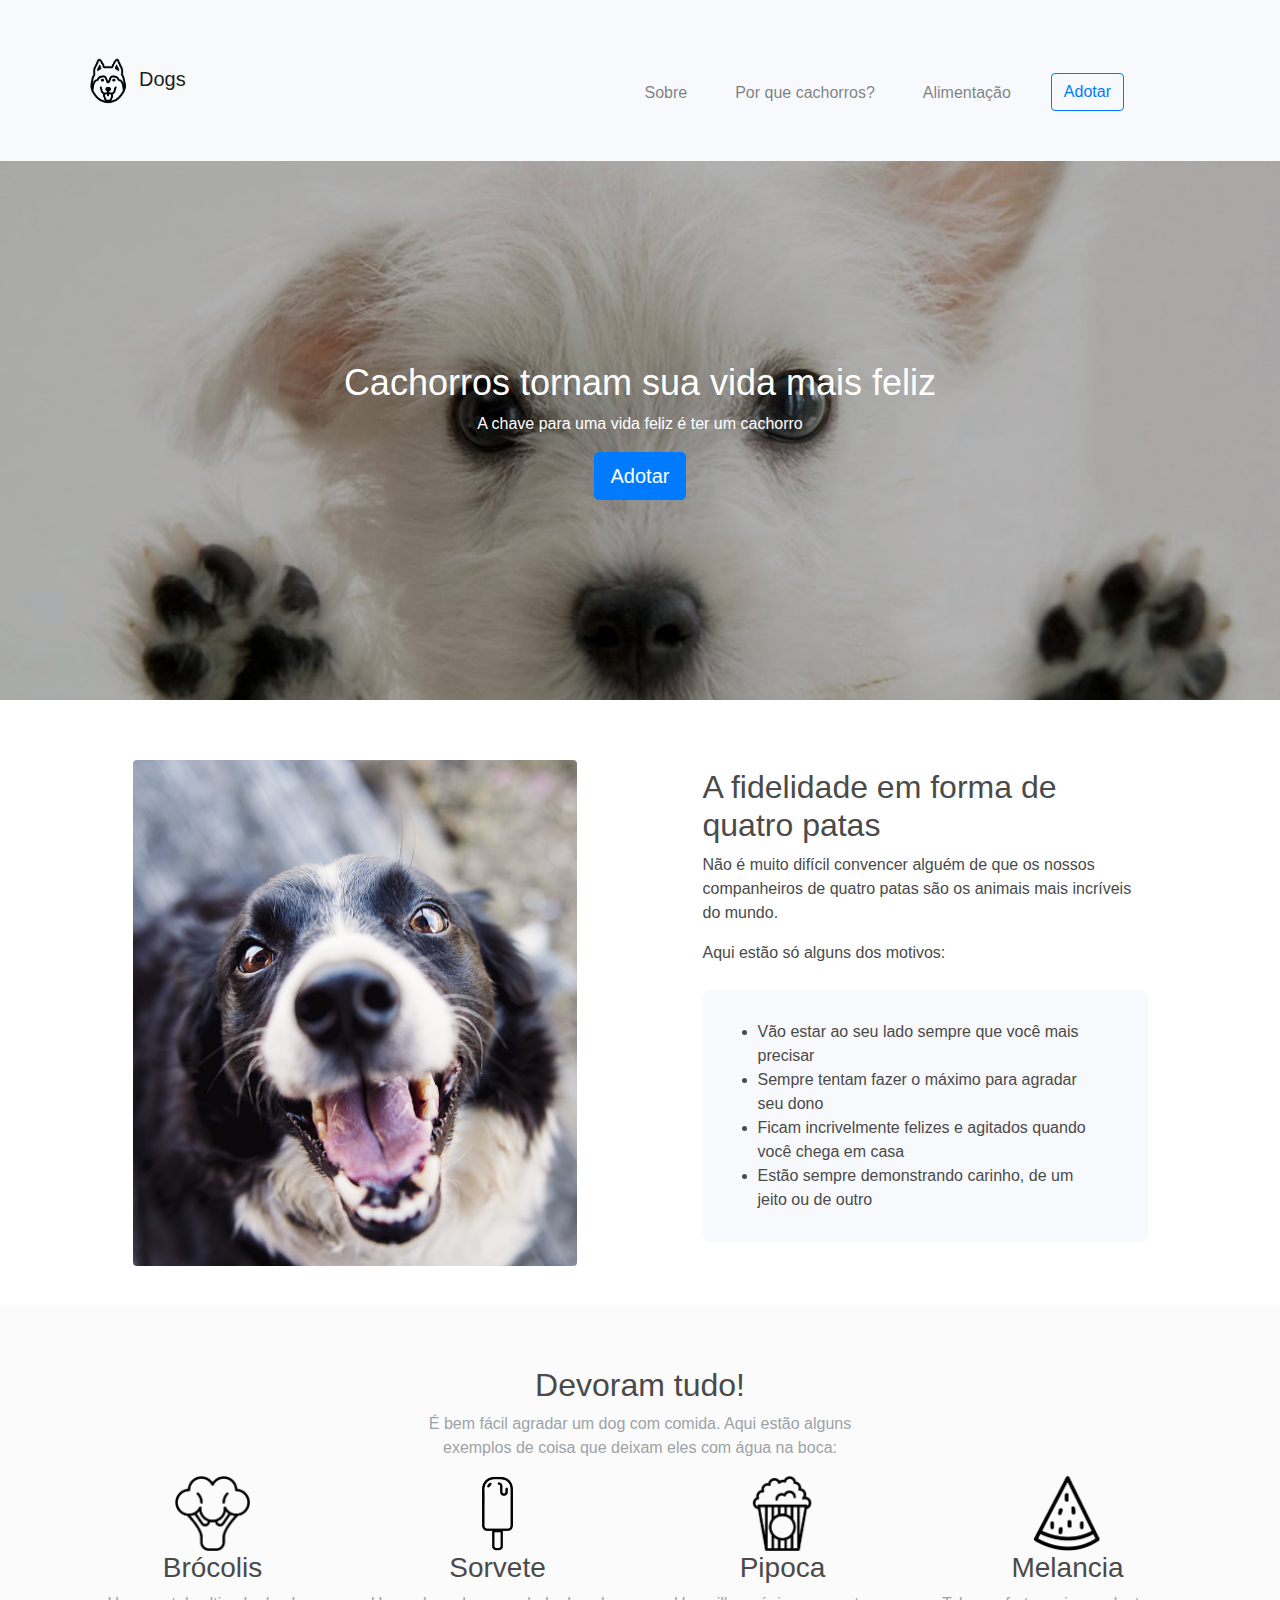
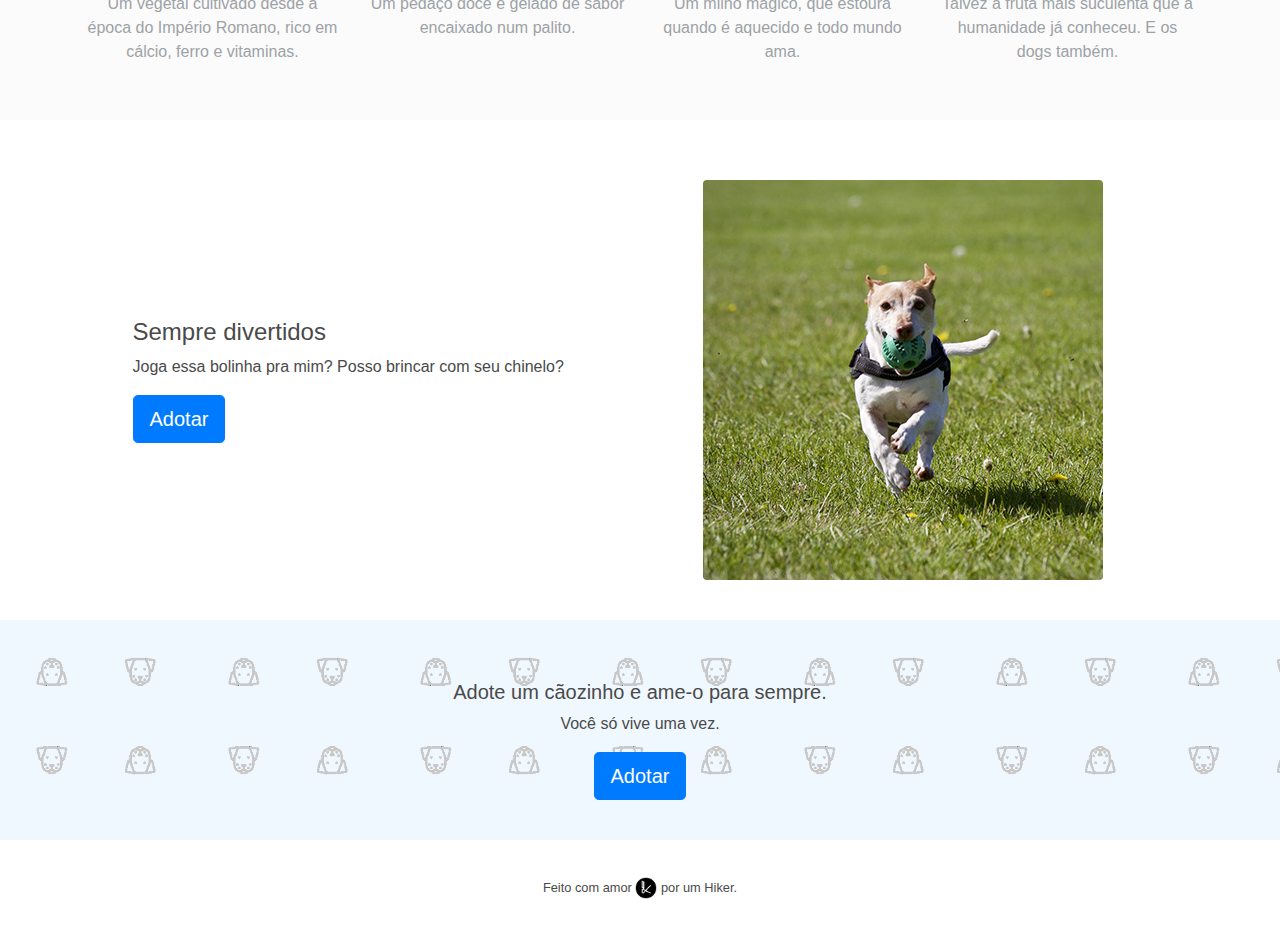
<file: index.html>
<!DOCTYPE html>

<!-- Modal -->
<div class="modal fade" id="exampleModal" tabindex="-1" role="dialog" aria-labelledby="exampleModalLabel" aria-hidden="true">
  <div class="modal-dialog" role="document">
    <div class="modal-content">
      <div class="modal-header">
        <h5 class="modal-title" id="exampleModalLabel">Informações Pessoais</h5>
        <button type="button" class="close" data-dismiss="modal" aria-label="Close">
          <span aria-hidden="true">&times;</span>
        </button>
      </div>
      <div class="modal-body">
        Nome completo:<br>
		<input type="text" name="Full name"><br>
		Telefone:<br>
		<input type="Phone" name="Phone number"><br>
		Email:<br>
		<input type="text" name="Email"><br>
		Cidade:<br>
		<input type="text" name="City"><br>
		<br>
      </div>
      <div class="modal-footer">
        <button type="button" class="btn btn-secondary" data-dismiss="modal">Fechar</button>
        <button type="button" class="btn btn-primary">Enviar</button>
      </div>
    </div>
  </div>
</div>

<nav class="navbar sticky-top navbar-expand-lg navbar-light bg-light">
	<div class="container">
  		<a class="navbar-brand" href="#">
  			<img src="img/dog-icon.png" alt="dog logo">Dogs
		</a>
  		<button class="navbar-toggler" type="button" data-toggle="collapse" data-target="#navbarSupportedContent" aria-controls="navbarSupportedContent" aria-expanded="false" aria-label="Toggle navigation">
    	<span class="navbar-toggler-icon"></span>
  		</button>

  <div class="collapse navbar-collapse" id="navbarSupportedContent">
    <ul class="navbar-nav ml-auto">
      <li class="nav-item">
        <a class="nav-link" href="#">Sobre</a>
      </li>
      <li class="nav-item">
        <a class="nav-link" href="#">Por que cachorros?</a>
      </li>
      <li class="nav-item">
        <a class="nav-link" href="#">Alimentação</a>
      </li>
      <li class="nav-item">
    	<a class="btn btn-outline-primary my-2 my-sm-0" data-toggle="modal" data-target="#exampleModal" data href="">Adotar </a>
  	</li>  
    </ul>
  </div>
</div>
</nav>

<html>
	<head>

		<meta charset="utf-8">
  <meta name="viewport" content="width=device-width, initial-scale=1, shrink-to-fit=no">

	<link rel="stylesheet" type="text/css" href="C:\Users\ov\Desktop\Hike\landing_page\css\style.css">
	<title>Os animais mais queridos do mundo</title>

	<link rel="stylesheet" href="https://maxcdn.bootstrapcdn.com/bootstrap/4.0.0/css/bootstrap.min.css" integrity="sha384-Gn5384xqQ1aoWXA+058RXPxPg6fy4IWvTNh0E263XmFcJlSAwiGgFAW/dAiS6JXm" crossorigin="anonymous">
  	<link rel="stylesheet" href="css/style.css">


  
</head>

<body>

<!--header-->
	<header>
		<div class="container">
			<div class="row">
				<div class="col text-center">
				<h1>Cachorros tornam sua vida mais feliz</h1>
				<p>A chave para uma vida feliz é ter um cachorro</p>
				<a class="btn btn-primary btn-lg" data-toggle="modal" data-target="#exampleModal" href="">Adotar</a>
				</div>
			</div>
		</div>
</header>

<!--first-section-->
<div class="section first-section">
	<div class="container">
		<div class="row justify-content-around align-items-center">
			<!--column -->
			<div class="col-12 col-lg-5">				
				<img class="rounded img-fluid" 
					src="img/dog-first-section.png" alt="cachorro_fofo">
			</div>
			<!--column 2-->
			<div class="col-12 col-lg-5">	
				<h2>A fidelidade em forma de quatro patas</h2>
				<p>Não é muito difícil convencer alguém de que os nossos companheiros de quatro patas são os animais mais incríveis do mundo.</p>
				<p>Aqui estão só alguns dos motivos:</p>
				<ul>
					<li>Vão estar ao seu lado sempre que você mais precisar</li>
					<li>Sempre tentam fazer o máximo para agradar seu dono</li>
					<li>Ficam incrivelmente felizes e agitados quando você chega em casa</li>
					<li>Estão sempre demonstrando carinho, de um jeito ou de outro</li>
				</ul>
			</div>
		</div>
	</div>
</div>

<!--second-setion-->
<div class="section second-section">
	<div class="container">
		<div class="row justify-content-center text-center">
			<!-- tamanho de coluna responsiva para pontos de interrupção da grade -->
			<div class="col-12 col-sm-10 col-md-8 col-lg-5">
			<h2>Devoram tudo!</h2>
			<p>É bem fácil agradar um dog com comida. Aqui estão alguns exemplos de coisa que deixam eles com água na boca:</p>		
			</div>
		</div>
		<div class="row text-center">
			<div class="col-12 col-sm-6 col-lg-3">
				<img src="img/broccoli_ic.png" alt="brócolis">
				<h3>Brócolis</h3>
				<p>Um vegetal cultivado desde a época do Império Romano, rico em cálcio, ferro e vitaminas.</p>		
			</div>	
			<div class="col-12 col-sm-6 col-lg-3">
				<img src="img/popsicles_ic.png" alt="sorvete">
				<h3>Sorvete</h3>
				<p>Um pedaço doce e gelado de sabor encaixado num palito.</p>	
			</div>
			<div class="col-12 col-sm-6 col-lg-3">
				<img src="img/popcorn_ic.png" alt="pipoca">
				<h3>Pipoca</h3>
				<p>Um milho mágico, que estoura quando é aquecido e todo mundo ama.</p>
			</div>
			<div class="col-12 col-sm-6 col-lg-3">
				<img src="img/watermelon_ic.png" alt="melancia">
				<h3>Melancia</h3>
				<p>Talvez a fruta mais suculenta que a humanidade já conheceu. E os dogs também.</p>
			</div>
		</div>
	</div>		
</div>

<!--third-section-->
<div class="section third-section">
	<div class="container">
		<div class="row justify-content-around align-items-center">
			<!--column-->
			<div class="col-12 col-md-5">	
				<h4>Sempre divertidos</h4>
				<p>Joga essa bolinha pra mim? Posso brincar com seu chinelo?</p>
				<a class="btn btn-primary btn-lg" data-toggle="modal" data-target="#exampleModal" href="">Adotar</a>
			</div>
			<!--column 2-->
			<div class="col-12 col-md-5">				
				<img class="rounded img-fluid" 
					src="img/dog-third-section.png" alt="cachorro_bolinha">
			</div>
		</div>
	</div>
</div>

<!--fourth-section-->
<div class="section fourth-section">
	<div class="container">
		<div class="row">
			<div class="col-12 text-center">
			<h5>Adote um cãozinho e ame-o para sempre.</h5>
			<p>Você só vive uma vez.</p>
			<a class="btn btn-primary btn-lg" data-toggle="modal" data-target="#exampleModal" href="" >Adotar</a> 
			</div>
		</div>
	</div>
</div>

<!--footer-->
<footer class="text-center">
	<small>Feito com amor <span><img src="img/hike-logo-small.png" alt="footer-logo"></span> por um Hiker.		
	</small>
</footer>		


<!--script-->
      <script src="https://code.jquery.com/jquery-3.2.1.slim.min.js" integrity="sha384-KJ3o2DKtIkvYIK3UENzmM7KCkRr/rE9/Qpg6aAZGJwFDMVNA/GpGFF93hXpG5KkN" crossorigin="anonymous"></script>
      <script src="https://cdnjs.cloudflare.com/ajax/libs/popper.js/1.12.9/umd/popper.min.js" integrity="sha384-ApNbgh9B+Y1QKtv3Rn7W3mgPxhU9K/ScQsAP7hUibX39j7fakFPskvXusvfa0b4Q" crossorigin="anonymous"></script>
      <script src="https://maxcdn.bootstrapcdn.com/bootstrap/4.0.0/js/bootstrap.min.js" integrity="sha384-JZR6Spejh4U02d8jOt6vLEHfe/JQGiRRSQQxSfFWpi1MquVdAyjUar5+76PVCmYl" crossorigin="anonymous"></script>

</body>

</html>
</file>
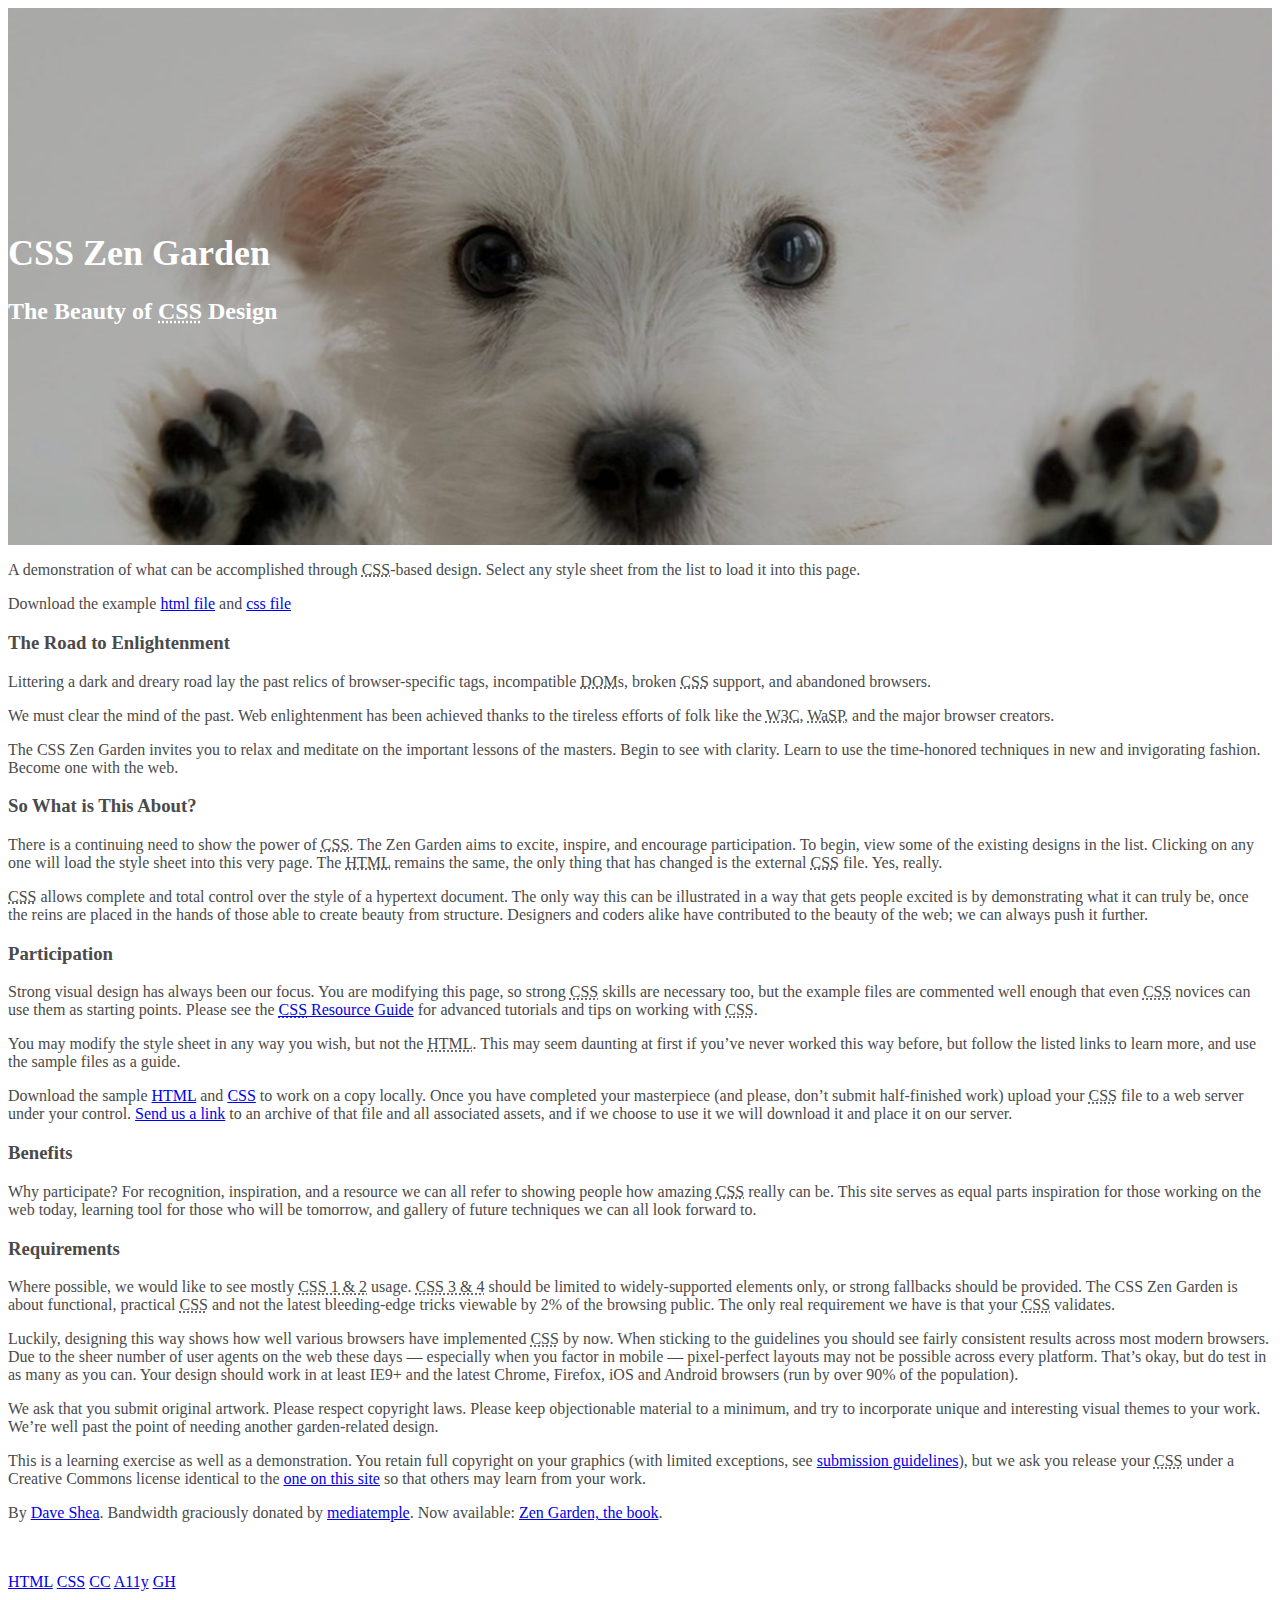
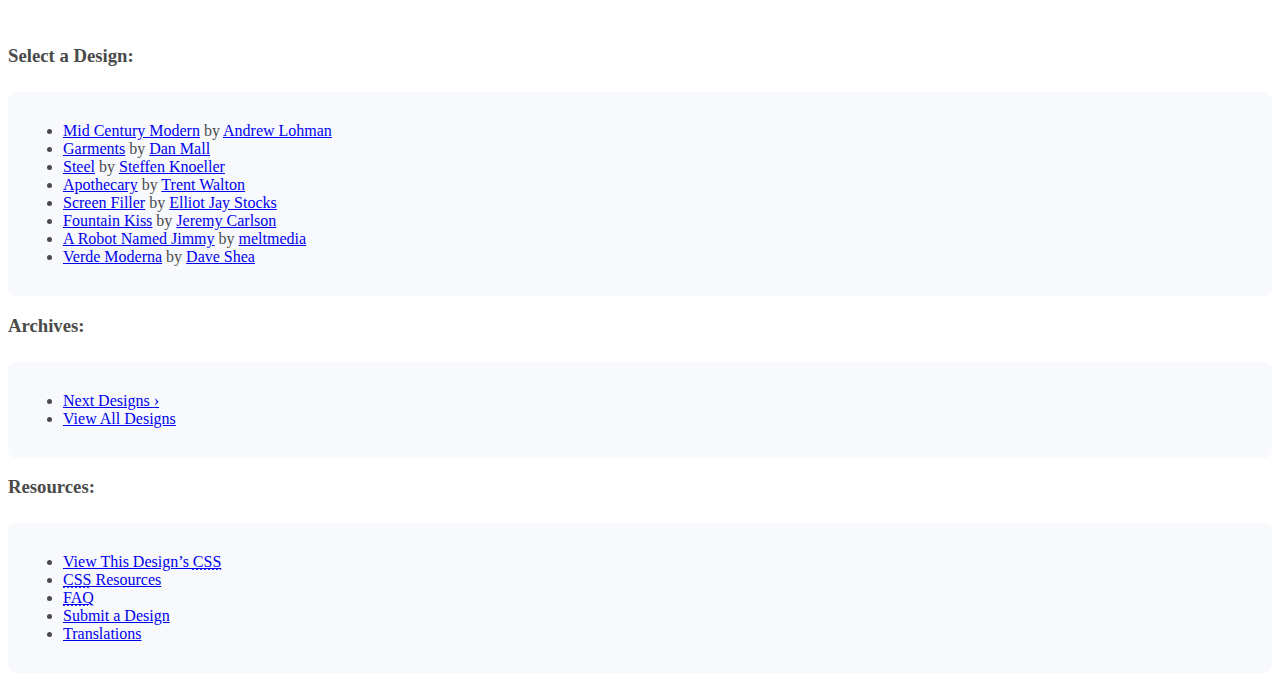
<file: css/index.html>
<!DOCTYPE html>
<html lang="en">
<head>
	<meta charset="utf-8">
	<title>CSS Zen Garden: The Beauty of CSS Design</title>

	<link rel="stylesheet" media="screen" href="style.css?v=8may2013">
	<link rel="alternate" type="application/rss+xml" title="RSS" href="http://www.csszengarden.com/zengarden.xml">

	<meta name="viewport" content="width=device-width, initial-scale=1.0">
	<meta name="author" content="Dave Shea">
	<meta name="description" content="A demonstration of what can be accomplished visually through CSS-based design.">
	<meta name="robots" content="all">


	<!--[if lt IE 9]>
	<script src="script/html5shiv.js"></script>
	<![endif]-->
</head>

<!--



	View source is a feature, not a bug. Thanks for your curiosity and
	interest in participating!

	Here are the submission guidelines for the new and improved csszengarden.com:

	- CSS3? Of course! Prefix for ALL browsers where necessary.
	- go responsive; test your layout at multiple screen sizes.
	- your browser testing baseline: IE9+, recent Chrome/Firefox/Safari, and iOS/Android
	- Graceful degradation is acceptable, and in fact highly encouraged.
	- use classes for styling. Don't use ids.
	- web fonts are cool, just make sure you have a license to share the files. Hosted 
	  services that are applied via the CSS file (ie. Google Fonts) will work fine, but
	  most that require custom HTML won't. TypeKit is supported, see the readme on this
	  page for usage instructions: https://github.com/mezzoblue/csszengarden.com/

	And a few tips on building your CSS file:

	- use :first-child, :last-child and :nth-child to get at non-classed elements
	- use ::before and ::after to create pseudo-elements for extra styling
	- use multiple background images to apply as many as you need to any element
	- use the Kellum Method for image replacement, if still needed. http://goo.gl/GXxdI
	- don't rely on the extra divs at the bottom. Use ::before and ::after instead.

		
-->

<body id="css-zen-garden">
<div class="page-wrapper">

	<section class="intro" id="zen-intro">
		<header role="banner">
			<h1>CSS Zen Garden</h1>
			<h2>The Beauty of <abbr title="Cascading Style Sheets">CSS</abbr> Design</h2>
		</header>

		<div class="summary" id="zen-summary" role="article">
			<p>A demonstration of what can be accomplished through <abbr title="Cascading Style Sheets">CSS</abbr>-based design. Select any style sheet from the list to load it into this page.</p>
			<p>Download the example <a href="/examples/index" title="This page's source HTML code, not to be modified.">html file</a> and <a href="/examples/style.css" title="This page's sample CSS, the file you may modify.">css file</a></p>
		</div>

		<div class="preamble" id="zen-preamble" role="article">
			<h3>The Road to Enlightenment</h3>
			<p>Littering a dark and dreary road lay the past relics of browser-specific tags, incompatible <abbr title="Document Object Model">DOM</abbr>s, broken <abbr title="Cascading Style Sheets">CSS</abbr> support, and abandoned browsers.</p>
			<p>We must clear the mind of the past. Web enlightenment has been achieved thanks to the tireless efforts of folk like the <abbr title="World Wide Web Consortium">W3C</abbr>, <abbr title="Web Standards Project">WaSP</abbr>, and the major browser creators.</p>
			<p>The CSS Zen Garden invites you to relax and meditate on the important lessons of the masters. Begin to see with clarity. Learn to use the time-honored techniques in new and invigorating fashion. Become one with the web.</p>
		</div>
	</section>

	<div class="main supporting" id="zen-supporting" role="main">
		<div class="explanation" id="zen-explanation" role="article">
			<h3>So What is This About?</h3>
			<p>There is a continuing need to show the power of <abbr title="Cascading Style Sheets">CSS</abbr>. The Zen Garden aims to excite, inspire, and encourage participation. To begin, view some of the existing designs in the list. Clicking on any one will load the style sheet into this very page. The <abbr title="HyperText Markup Language">HTML</abbr> remains the same, the only thing that has changed is the external <abbr title="Cascading Style Sheets">CSS</abbr> file. Yes, really.</p>
			<p><abbr title="Cascading Style Sheets">CSS</abbr> allows complete and total control over the style of a hypertext document. The only way this can be illustrated in a way that gets people excited is by demonstrating what it can truly be, once the reins are placed in the hands of those able to create beauty from structure. Designers and coders alike have contributed to the beauty of the web; we can always push it further.</p>
		</div>

		<div class="participation" id="zen-participation" role="article">
			<h3>Participation</h3>
			<p>Strong visual design has always been our focus. You are modifying this page, so strong <abbr title="Cascading Style Sheets">CSS</abbr> skills are necessary too, but the example files are commented well enough that even <abbr title="Cascading Style Sheets">CSS</abbr> novices can use them as starting points. Please see the <a href="http://www.mezzoblue.com/zengarden/resources/" title="A listing of CSS-related resources"><abbr title="Cascading Style Sheets">CSS</abbr> Resource Guide</a> for advanced tutorials and tips on working with <abbr title="Cascading Style Sheets">CSS</abbr>.</p>
			<p>You may modify the style sheet in any way you wish, but not the <abbr title="HyperText Markup Language">HTML</abbr>. This may seem daunting at first if you&#8217;ve never worked this way before, but follow the listed links to learn more, and use the sample files as a guide.</p>
			<p>Download the sample <a href="/examples/index" title="This page's source HTML code, not to be modified.">HTML</a> and <a href="/examples/style.css" title="This page's sample CSS, the file you may modify.">CSS</a> to work on a copy locally. Once you have completed your masterpiece (and please, don&#8217;t submit half-finished work) upload your <abbr title="Cascading Style Sheets">CSS</abbr> file to a web server under your control. <a href="http://www.mezzoblue.com/zengarden/submit/" title="Use the contact form to send us your CSS file">Send us a link</a> to an archive of that file and all associated assets, and if we choose to use it we will download it and place it on our server.</p>
		</div>

		<div class="benefits" id="zen-benefits" role="article">
			<h3>Benefits</h3>
			<p>Why participate? For recognition, inspiration, and a resource we can all refer to showing people how amazing <abbr title="Cascading Style Sheets">CSS</abbr> really can be. This site serves as equal parts inspiration for those working on the web today, learning tool for those who will be tomorrow, and gallery of future techniques we can all look forward to.</p>
		</div>

		<div class="requirements" id="zen-requirements" role="article">
			<h3>Requirements</h3>
			<p>Where possible, we would like to see mostly <abbr title="Cascading Style Sheets, levels 1 and 2">CSS 1 &amp; 2</abbr> usage. <abbr title="Cascading Style Sheets, levels 3 and 4">CSS 3 &amp; 4</abbr> should be limited to widely-supported elements only, or strong fallbacks should be provided. The CSS Zen Garden is about functional, practical <abbr title="Cascading Style Sheets">CSS</abbr> and not the latest bleeding-edge tricks viewable by 2% of the browsing public. The only real requirement we have is that your <abbr title="Cascading Style Sheets">CSS</abbr> validates.</p>
			<p>Luckily, designing this way shows how well various browsers have implemented <abbr title="Cascading Style Sheets">CSS</abbr> by now. When sticking to the guidelines you should see fairly consistent results across most modern browsers. Due to the sheer number of user agents on the web these days &#8212; especially when you factor in mobile &#8212; pixel-perfect layouts may not be possible across every platform. That&#8217;s okay, but do test in as many as you can. Your design should work in at least IE9+ and the latest Chrome, Firefox, iOS and Android browsers (run by over 90% of the population).</p>
			<p>We ask that you submit original artwork. Please respect copyright laws. Please keep objectionable material to a minimum, and try to incorporate unique and interesting visual themes to your work. We&#8217;re well past the point of needing another garden-related design.</p>
			<p>This is a learning exercise as well as a demonstration. You retain full copyright on your graphics (with limited exceptions, see <a href="http://www.mezzoblue.com/zengarden/submit/guidelines/">submission guidelines</a>), but we ask you release your <abbr title="Cascading Style Sheets">CSS</abbr> under a Creative Commons license identical to the <a href="http://creativecommons.org/licenses/by-nc-sa/3.0/" title="View the Zen Garden's license information.">one on this site</a> so that others may learn from your work.</p>
			<p role="contentinfo">By <a href="http://www.mezzoblue.com/">Dave Shea</a>. Bandwidth graciously donated by <a href="http://www.mediatemple.net/">mediatemple</a>. Now available: <a href="http://www.amazon.com/exec/obidos/ASIN/0321303474/mezzoblue-20/">Zen Garden, the book</a>.</p>
		</div>

		<footer>
			<a href="http://validator.w3.org/check/referer" title="Check the validity of this site&#8217;s HTML" class="zen-validate-html">HTML</a>
			<a href="http://jigsaw.w3.org/css-validator/check/referer" title="Check the validity of this site&#8217;s CSS" class="zen-validate-css">CSS</a>
			<a href="http://creativecommons.org/licenses/by-nc-sa/3.0/" title="View the Creative Commons license of this site: Attribution-NonCommercial-ShareAlike." class="zen-license">CC</a>
			<a href="http://mezzoblue.com/zengarden/faq/#aaa" title="Read about the accessibility of this site" class="zen-accessibility">A11y</a>
			<a href="https://github.com/mezzoblue/csszengarden.com" title="Fork this site on Github" class="zen-github">GH</a>
		</footer>

	</div>


	<aside class="sidebar" role="complementary">
		<div class="wrapper">

			<div class="design-selection" id="design-selection">
				<h3 class="select">Select a Design:</h3>
				<nav role="navigation">
					<ul>
					<li>
						<a href="/221/" class="design-name">Mid Century Modern</a> by						<a href="http://andrewlohman.com/" class="designer-name">Andrew Lohman</a>
					</li>					<li>
						<a href="/220/" class="design-name">Garments</a> by						<a href="http://danielmall.com/" class="designer-name">Dan Mall</a>
					</li>					<li>
						<a href="/219/" class="design-name">Steel</a> by						<a href="http://steffen-knoeller.de" class="designer-name">Steffen Knoeller</a>
					</li>					<li>
						<a href="/218/" class="design-name">Apothecary</a> by						<a href="http://trentwalton.com" class="designer-name">Trent Walton</a>
					</li>					<li>
						<a href="/217/" class="design-name">Screen Filler</a> by						<a href="http://elliotjaystocks.com/" class="designer-name">Elliot Jay Stocks</a>
					</li>					<li>
						<a href="/216/" class="design-name">Fountain Kiss</a> by						<a href="http://jeremycarlson.com" class="designer-name">Jeremy Carlson</a>
					</li>					<li>
						<a href="/215/" class="design-name">A Robot Named Jimmy</a> by						<a href="http://meltmedia.com/" class="designer-name">meltmedia</a>
					</li>					<li>
						<a href="/214/" class="design-name">Verde Moderna</a> by						<a href="http://www.mezzoblue.com/" class="designer-name">Dave Shea</a>
					</li>					</ul>
				</nav>
			</div>

			<div class="design-archives" id="design-archives">
				<h3 class="archives">Archives:</h3>
				<nav role="navigation">
					<ul>
						<li class="next">
							<a href="/214/page1">
								Next Designs <span class="indicator">&rsaquo;</span>
							</a>
						</li>
						<li class="viewall">
							<a href="http://www.mezzoblue.com/zengarden/alldesigns/" title="View every submission to the Zen Garden.">
								View All Designs							</a>
						</li>
					</ul>
				</nav>
			</div>

			<div class="zen-resources" id="zen-resources">
				<h3 class="resources">Resources:</h3>
				<ul>
					<li class="view-css">
						<a href="style.css" title="View the source CSS file of the currently-viewed design.">
							View This Design&#8217;s <abbr title="Cascading Style Sheets">CSS</abbr>						</a>
					</li>
					<li class="css-resources">
						<a href="http://www.mezzoblue.com/zengarden/resources/" title="Links to great sites with information on using CSS.">
							<abbr title="Cascading Style Sheets">CSS</abbr> Resources						</a>
					</li>
					<li class="zen-faq">
						<a href="http://www.mezzoblue.com/zengarden/faq/" title="A list of Frequently Asked Questions about the Zen Garden.">
							<abbr title="Frequently Asked Questions">FAQ</abbr>						</a>
					</li>
					<li class="zen-submit">
						<a href="http://www.mezzoblue.com/zengarden/submit/" title="Send in your own CSS file.">
							Submit a Design						</a>
					</li>
					<li class="zen-translations">
						<a href="http://www.mezzoblue.com/zengarden/translations/" title="View translated versions of this page.">
							Translations						</a>
					</li>
				</ul>
			</div>
		</div>
	</aside>


</div>

<!--

	These superfluous divs/spans were originally provided as catch-alls to add extra imagery.
	These days we have full ::before and ::after support, favour using those instead.
	These only remain for historical design compatibility. They might go away one day.
		
-->
<div class="extra1" role="presentation"></div><div class="extra2" role="presentation"></div><div class="extra3" role="presentation"></div>
<div class="extra4" role="presentation"></div><div class="extra5" role="presentation"></div><div class="extra6" role="presentation"></div>

</body>
</html>
</file>
<file: css/style.css>
header {
	color: white;
	background-color: #F0F8FF;
	padding: 200px 0px;
	background-image: url("../img/dog-header.png");
	background-size: cover;
	background-position: center center;
	background-repeat: no-repeat;
	padding: 140px 0 100px;
}
@media (min-width: 576px) {
	header {
	padding: 200px 0;
	}
}
.first-section {
	background-color: white;
}
.section {
	padding: 60px 0 40px;
}
body {
	color: #4a4a4a;
}
.text-center {
	text-alignment: center;
}
ul {
  background-color: #F7F9FC;
  margin-top: 25px;
  padding: 30px 55px;
  border-radius: 8px;
}
.first-section img {
	margin-bottom: 35px;
}
@media (min-width: 768px) {
	.first-section img {
	margin-bottom: 20px;
	}
}
@media (min-width: 992px) {
	.first-section img {
	margin-bottom: 0;
	}
}
h1 {
	color: white;
	font-size: 36px;
}
@media (min-widht: 576px) {
	h1 {
	font-size: 48px;
	}
}
.second-section {
	background-color: #FBFBFB;
}

.second-section img {
	height: 75px;
	width: 75px;
	margin: 25 px 0 10px;
}
.second-section p{
	color: #9DA2A6;
}

.nav-item {
	margin: 10px 16px;
}
.navbar-brand img {
	height: 46px;
	margin-right: 8px;
	width: 46px;
}
.third-section {
	backgroud-color: white;
}
.third-section img {
	margin-top: 35px;
}
@media (min-width: 768px) {
	.third-section img {
	margin-top: 0;
}
.fourth-section {
	background-color: #F0F8FF;
	background-image: url("../img/dogs-pattern.png");
	background-repeat: repeat;
	background-size: 192px 192px;
}

footer {
	background-color: white;
	padding: 35px 0;
}
footer img {
	height: 22px;
	width: 22px;
	margin-bottom: 3px;
}
</file>
